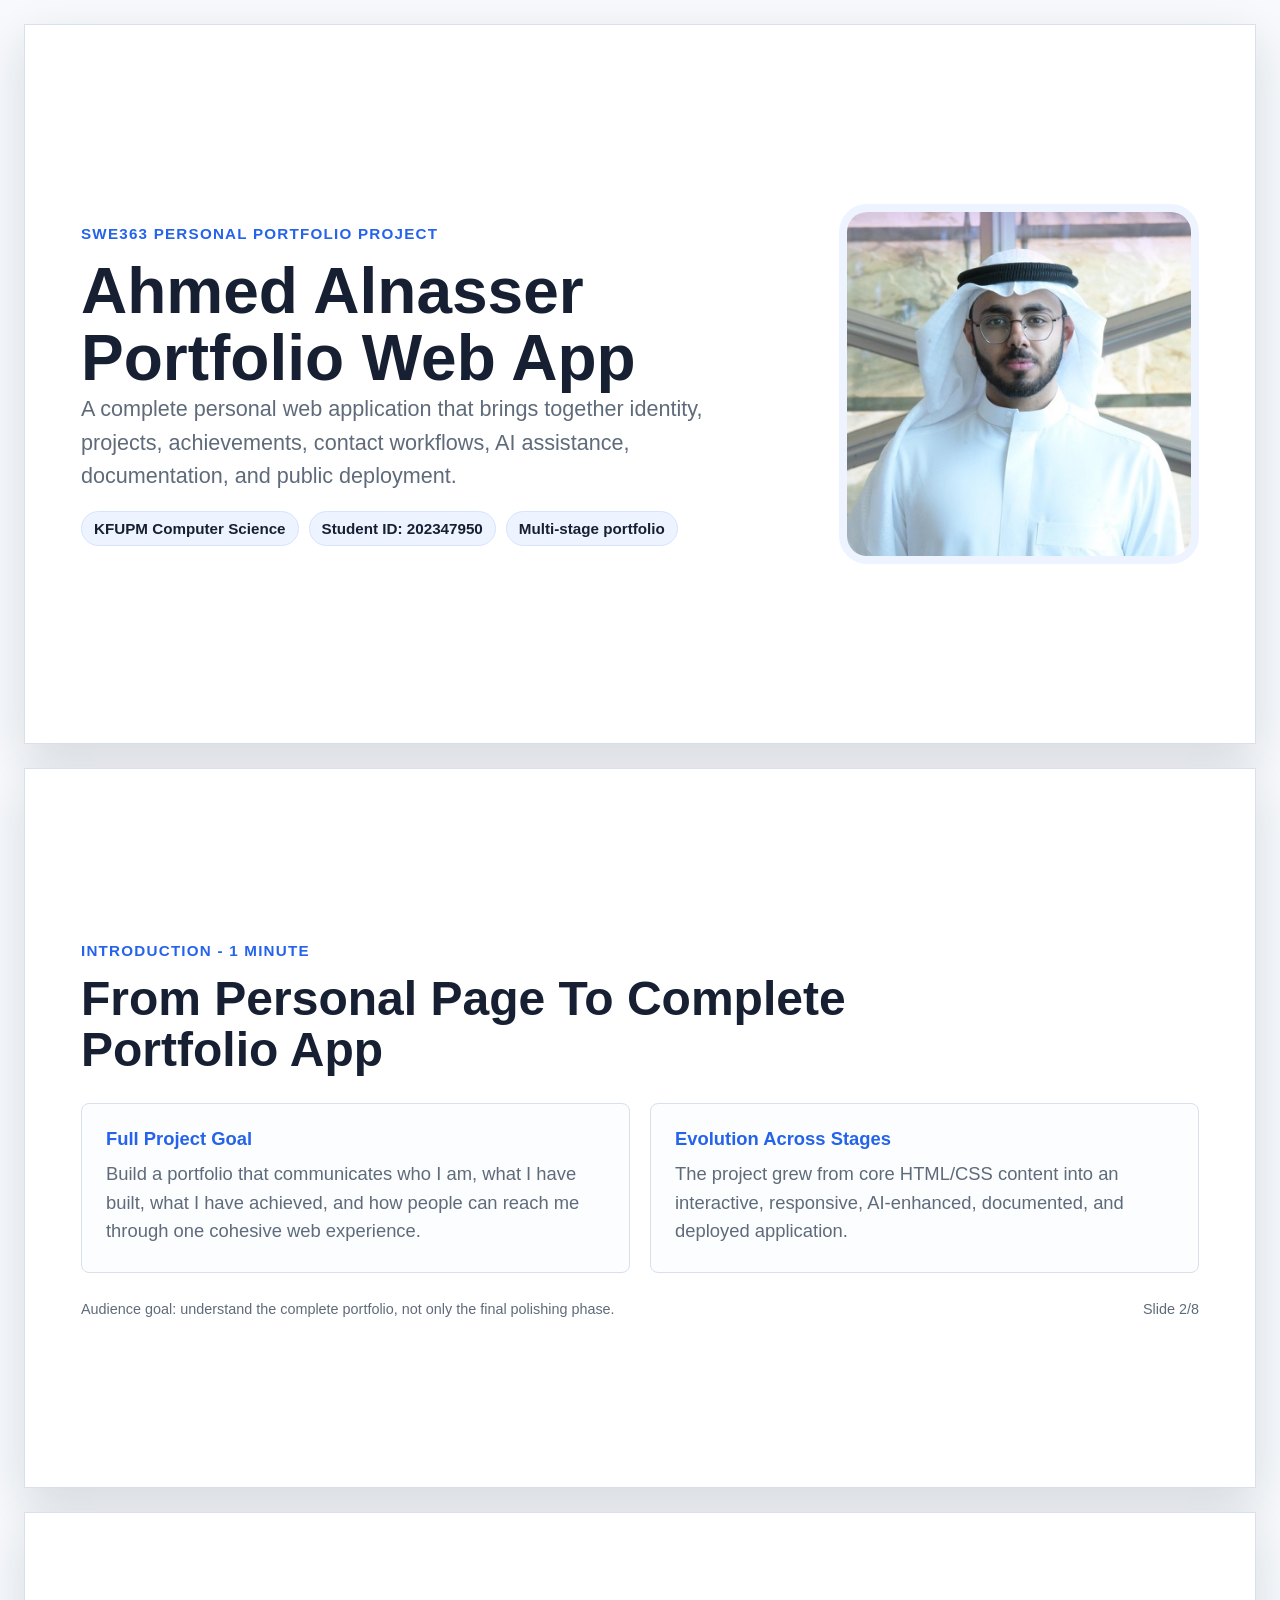
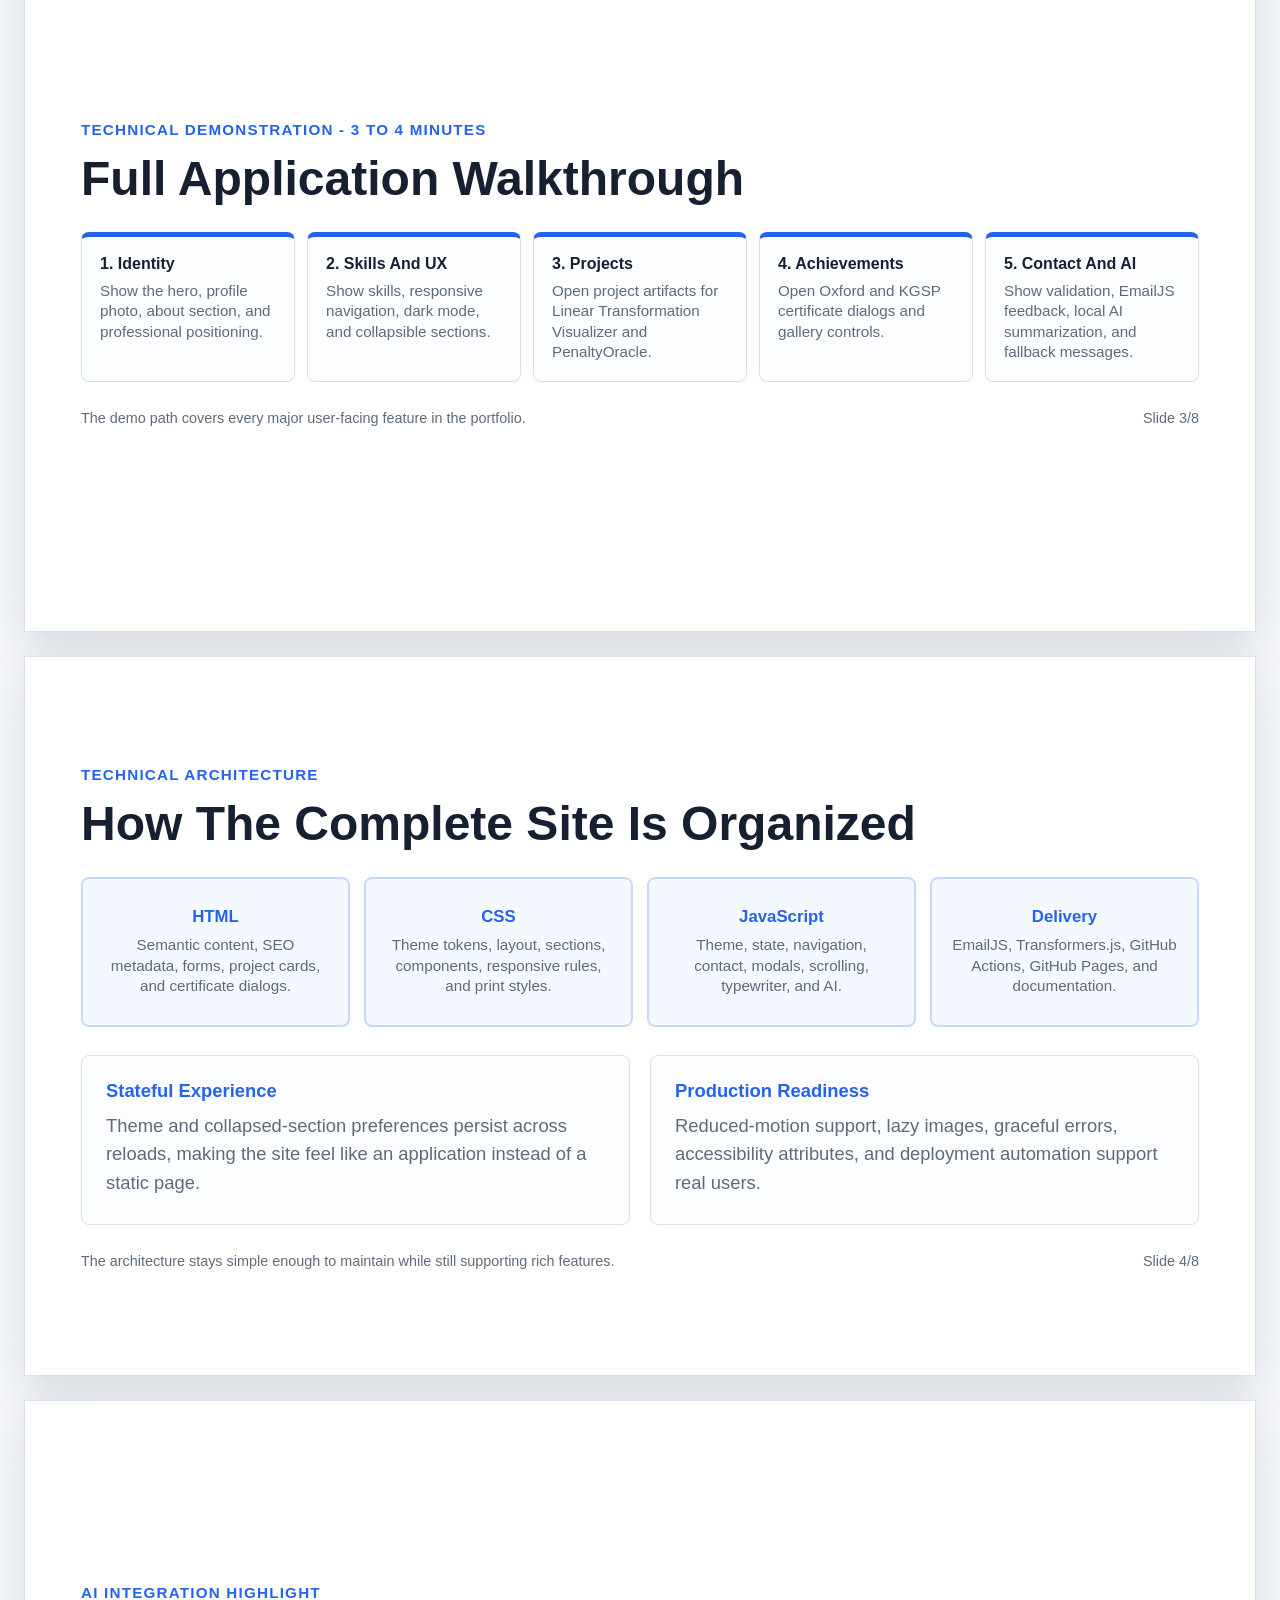
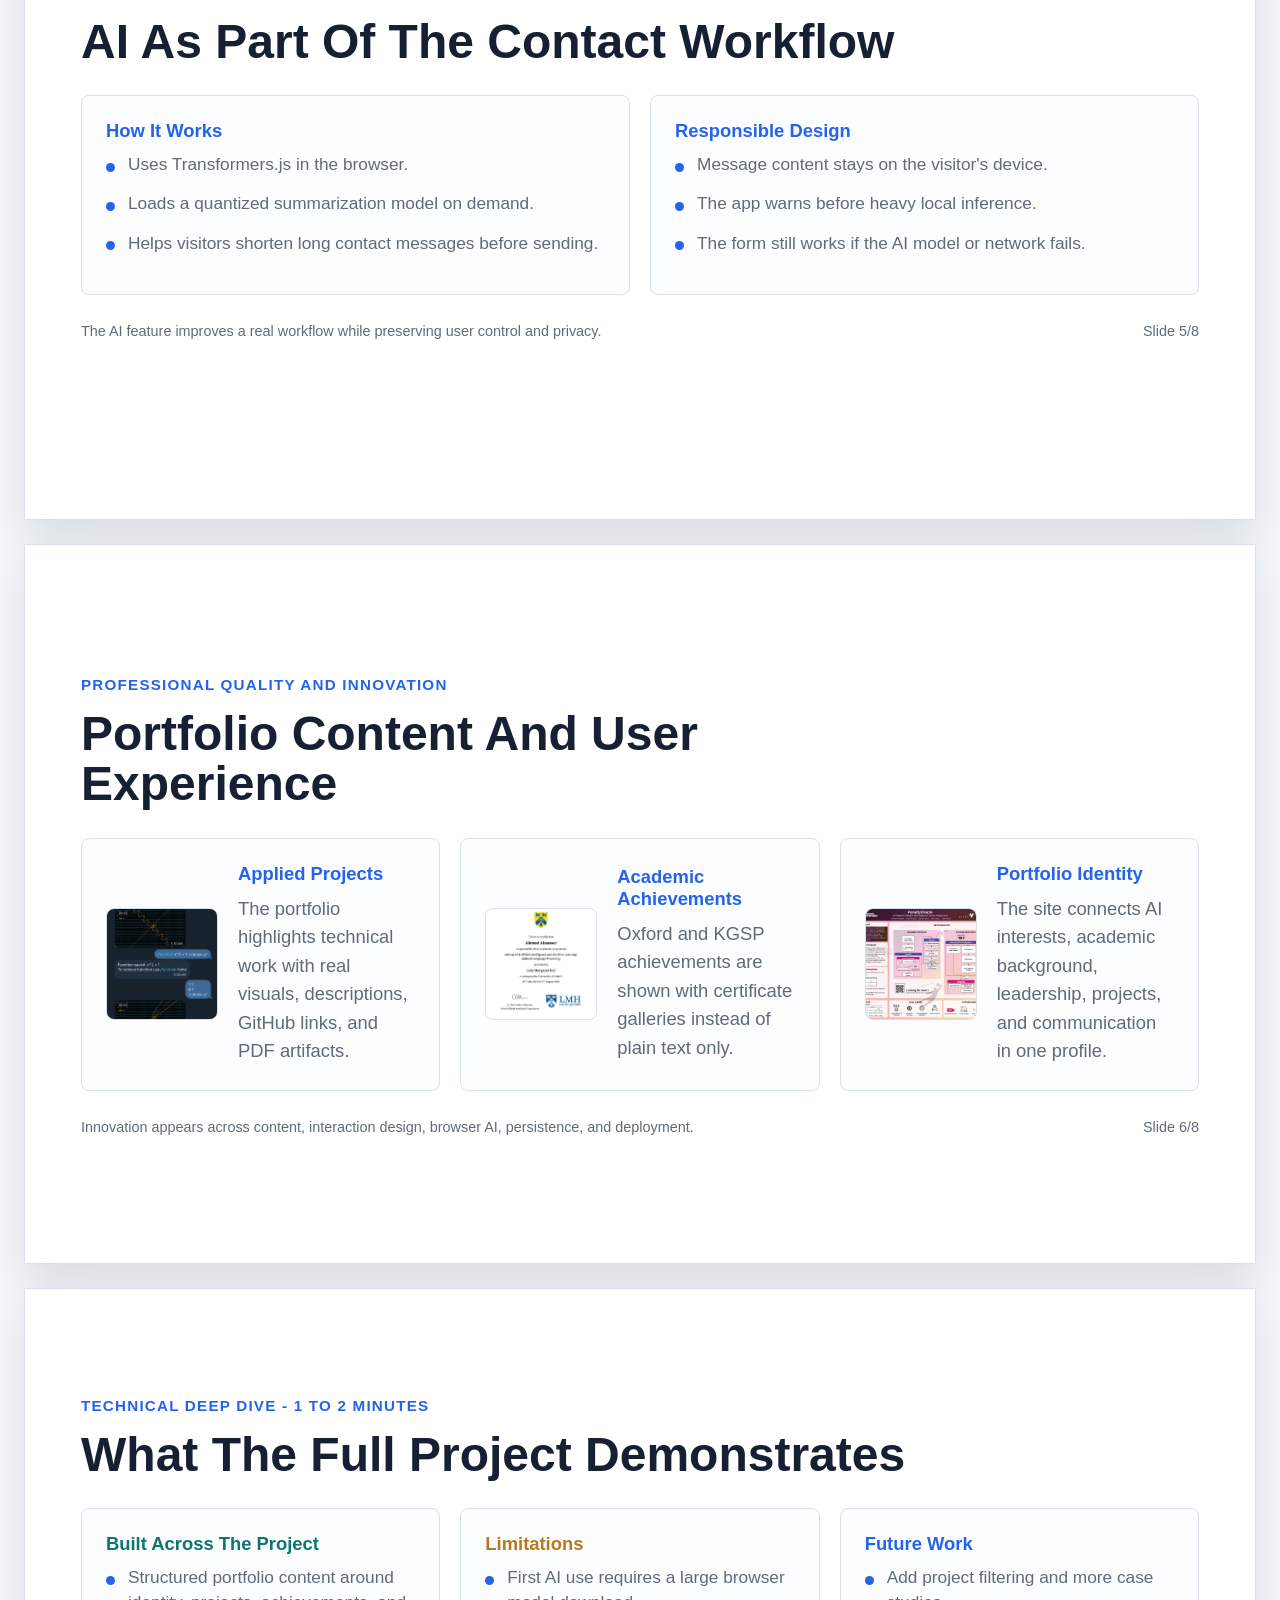
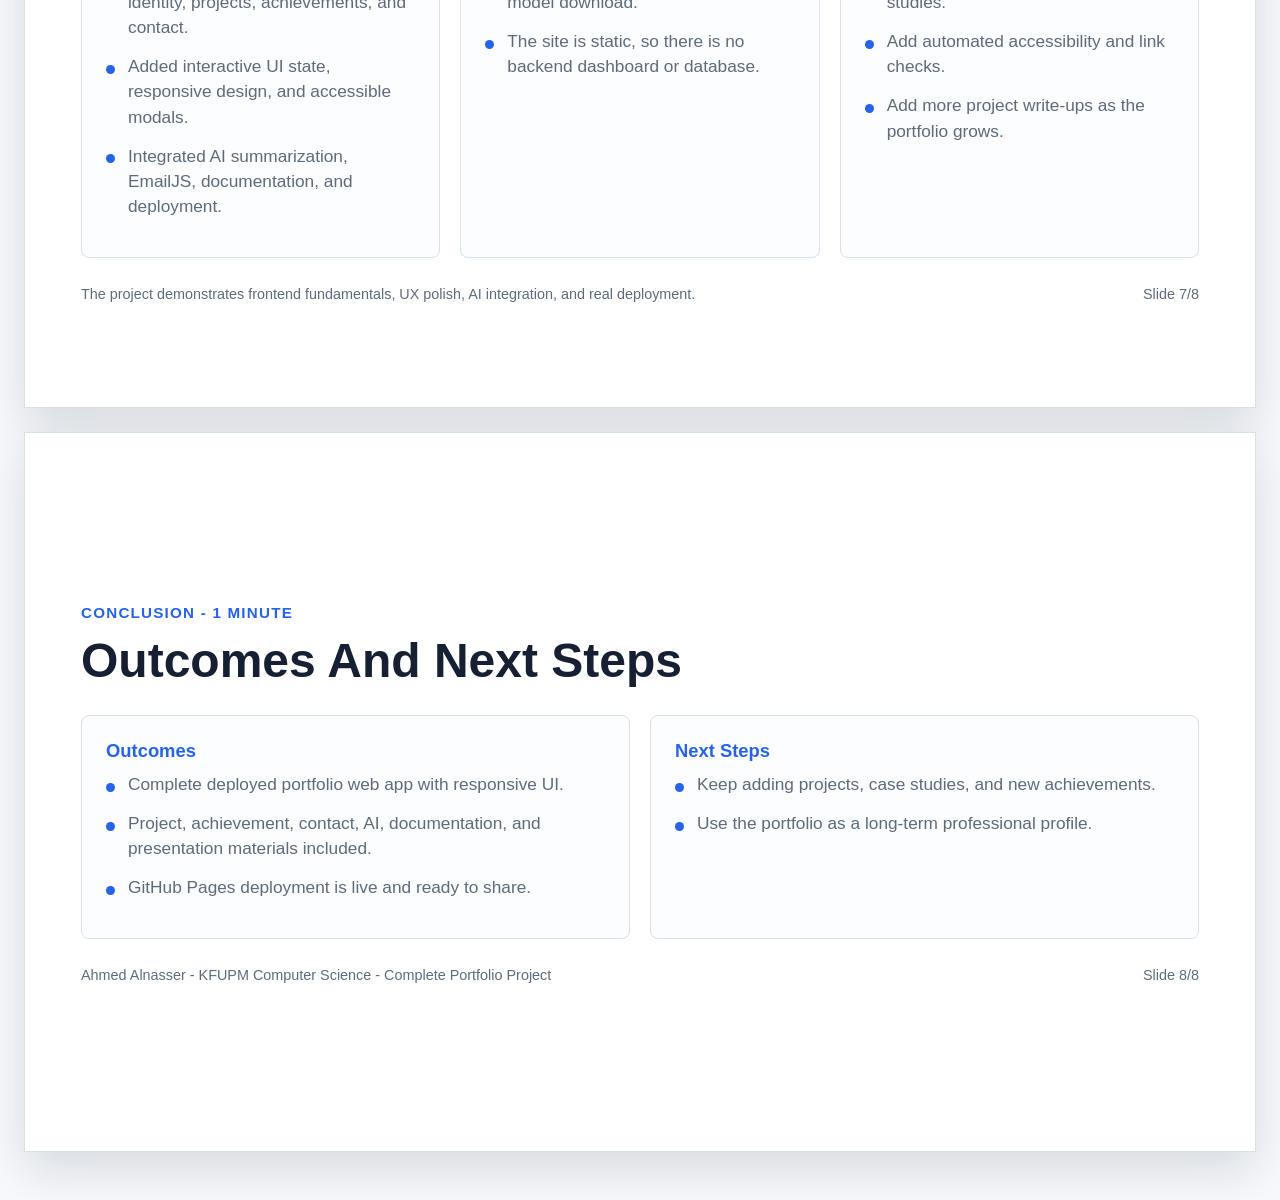
<file: presentation/slides.html>
<!DOCTYPE html>
<html lang="en">
<head>
    <meta charset="UTF-8">
    <meta name="viewport" content="width=device-width, initial-scale=1.0">
    <title>Ahmed Alnasser - Complete Portfolio Presentation</title>
    <style>
        :root {
            --ink: #172033;
            --muted: #5f6b7a;
            --paper: #f7f9fc;
            --panel: #ffffff;
            --blue: #2563eb;
            --green: #0f766e;
            --gold: #b7791f;
            --line: #d8e0eb;
            --shadow: 0 18px 45px rgba(23, 32, 51, 0.14);
            font-family: "Segoe UI", Arial, sans-serif;
        }

        * {
            box-sizing: border-box;
        }

        body {
            margin: 0;
            background: var(--paper);
            color: var(--ink);
        }

        .deck {
            width: min(100%, 1280px);
            margin: 0 auto;
            padding: 24px;
        }

        .slide {
            min-height: 720px;
            margin: 0 0 24px;
            padding: 56px;
            display: grid;
            align-content: center;
            gap: 28px;
            background: var(--panel);
            border: 1px solid var(--line);
            box-shadow: var(--shadow);
            page-break-after: always;
            break-after: page;
        }

        .slide:last-child {
            page-break-after: auto;
            break-after: auto;
        }

        .hero {
            grid-template-columns: 1.2fr 0.8fr;
            align-items: center;
        }

        .eyebrow {
            margin: 0 0 12px;
            color: var(--blue);
            font-size: 0.95rem;
            font-weight: 700;
            letter-spacing: 0.08em;
            text-transform: uppercase;
        }

        h1,
        h2 {
            margin: 0;
            line-height: 1.05;
        }

        h1 {
            font-size: 4rem;
        }

        h2 {
            max-width: 880px;
            font-size: 3rem;
        }

        h3 {
            margin: 0 0 10px;
            color: var(--blue);
            font-size: 1.15rem;
        }

        p {
            margin: 0;
            color: var(--muted);
            font-size: 1.15rem;
            line-height: 1.55;
        }

        ul {
            margin: 0;
            padding: 0;
            list-style: none;
        }

        li {
            position: relative;
            margin: 0 0 14px;
            padding-left: 22px;
            color: var(--muted);
            font-size: 1.08rem;
            line-height: 1.45;
        }

        li::before {
            content: "";
            position: absolute;
            top: 0.62em;
            left: 0;
            width: 9px;
            height: 9px;
            border-radius: 50%;
            background: var(--blue);
        }

        .subtitle {
            max-width: 780px;
            font-size: 1.35rem;
        }

        .meta {
            display: flex;
            flex-wrap: wrap;
            gap: 10px;
            margin-top: 18px;
        }

        .chip {
            padding: 8px 12px;
            color: var(--ink);
            background: #eef4ff;
            border: 1px solid #d6e4ff;
            border-radius: 999px;
            font-size: 0.95rem;
            font-weight: 700;
        }

        .portrait {
            width: min(100%, 360px);
            aspect-ratio: 1;
            object-fit: cover;
            border-radius: 28px;
            border: 8px solid #eef4ff;
            justify-self: end;
        }

        .grid {
            display: grid;
            grid-template-columns: repeat(2, minmax(0, 1fr));
            gap: 20px;
        }

        .grid.three {
            grid-template-columns: repeat(3, minmax(0, 1fr));
        }

        .card {
            min-height: 170px;
            padding: 24px;
            border: 1px solid var(--line);
            border-radius: 8px;
            background: #fbfdff;
        }

        .feature-card {
            display: grid;
            grid-template-columns: 112px 1fr;
            gap: 20px;
            align-items: center;
        }

        .feature-card img {
            width: 112px;
            height: 112px;
            border-radius: 8px;
            object-fit: cover;
            border: 1px solid var(--line);
        }

        .diagram {
            display: grid;
            grid-template-columns: repeat(4, minmax(0, 1fr));
            gap: 14px;
            align-items: stretch;
        }

        .node {
            min-height: 150px;
            padding: 20px;
            display: grid;
            align-content: center;
            text-align: center;
            border: 2px solid #c9d8f6;
            border-radius: 8px;
            background: #f4f8ff;
        }

        .node strong {
            display: block;
            margin-bottom: 8px;
            color: var(--blue);
            font-size: 1.05rem;
        }

        .node span {
            color: var(--muted);
            font-size: 0.95rem;
            line-height: 1.35;
        }

        .timeline {
            display: grid;
            grid-template-columns: repeat(5, minmax(0, 1fr));
            gap: 12px;
        }

        .step {
            padding: 18px;
            border-top: 5px solid var(--blue);
            background: #fbfdff;
            border-radius: 8px;
            border-left: 1px solid var(--line);
            border-right: 1px solid var(--line);
            border-bottom: 1px solid var(--line);
        }

        .step strong {
            display: block;
            margin-bottom: 8px;
            color: var(--ink);
        }

        .step span {
            color: var(--muted);
            font-size: 0.95rem;
            line-height: 1.35;
        }

        .accent-green {
            color: var(--green);
        }

        .accent-gold {
            color: var(--gold);
        }

        .footer {
            align-self: end;
            display: flex;
            justify-content: space-between;
            gap: 24px;
            color: var(--muted);
            font-size: 0.9rem;
        }

        @media (max-width: 900px) {
            .deck {
                padding: 12px;
            }

            .slide,
            .hero,
            .grid,
            .grid.three,
            .diagram,
            .timeline {
                grid-template-columns: 1fr;
            }

            .slide {
                min-height: auto;
                padding: 32px;
            }

            h1 {
                font-size: 2.7rem;
            }

            h2 {
                font-size: 2.1rem;
            }

            .portrait {
                justify-self: start;
            }
        }

        @media print {
            @page {
                size: 16in 9in;
                margin: 0;
            }

            body {
                background: #fff;
            }

            .deck {
                width: 100%;
                padding: 0;
            }

            .slide {
                width: 16in;
                height: 9in;
                min-height: 9in;
                margin: 0;
                padding: 0.55in;
                gap: 0.22in;
                overflow: hidden;
                box-shadow: none;
                border: 0;
            }

            h1 {
                font-size: 3.45rem;
            }

            h2 {
                font-size: 2.45rem;
            }

            h3 {
                font-size: 1rem;
                margin-bottom: 6px;
            }

            p {
                font-size: 1rem;
                line-height: 1.42;
            }

            li {
                margin-bottom: 8px;
                font-size: 0.92rem;
                line-height: 1.32;
            }

            .subtitle {
                font-size: 1.12rem;
            }

            .portrait {
                width: 3.1in;
                border-radius: 18px;
                border-width: 6px;
            }

            .grid,
            .grid.three {
                gap: 0.18in;
            }

            .card {
                min-height: auto;
                padding: 0.2in;
            }

            .feature-card {
                grid-template-columns: 0.9in 1fr;
                gap: 0.16in;
            }

            .feature-card img {
                width: 0.9in;
                height: 0.9in;
            }

            .node {
                min-height: 1.32in;
                padding: 0.16in;
            }

            .step {
                padding: 0.16in;
            }
        }
    </style>
</head>
<body>
    <main class="deck">
        <section class="slide hero">
            <div>
                <p class="eyebrow">SWE363 Personal Portfolio Project</p>
                <h1>Ahmed Alnasser Portfolio Web App</h1>
                <p class="subtitle">A complete personal web application that brings together identity, projects, achievements, contact workflows, AI assistance, documentation, and public deployment.</p>
                <div class="meta">
                    <span class="chip">KFUPM Computer Science</span>
                    <span class="chip">Student ID: 202347950</span>
                    <span class="chip">Multi-stage portfolio</span>
                </div>
            </div>
            <img class="portrait" src="../assets/images/Personal_Image.jpg" alt="Ahmed Alnasser profile photo">
        </section>

        <section class="slide">
            <div>
                <p class="eyebrow">Introduction - 1 minute</p>
                <h2>From Personal Page To Complete Portfolio App</h2>
            </div>
            <div class="grid">
                <article class="card">
                    <h3>Full Project Goal</h3>
                    <p>Build a portfolio that communicates who I am, what I have built, what I have achieved, and how people can reach me through one cohesive web experience.</p>
                </article>
                <article class="card">
                    <h3>Evolution Across Stages</h3>
                    <p>The project grew from core HTML/CSS content into an interactive, responsive, AI-enhanced, documented, and deployed application.</p>
                </article>
            </div>
            <div class="footer">
                <span>Audience goal: understand the complete portfolio, not only the final polishing phase.</span>
                <span>Slide 2/8</span>
            </div>
        </section>

        <section class="slide">
            <div>
                <p class="eyebrow">Technical Demonstration - 3 to 4 minutes</p>
                <h2>Full Application Walkthrough</h2>
            </div>
            <div class="timeline">
                <div class="step">
                    <strong>1. Identity</strong>
                    <span>Show the hero, profile photo, about section, and professional positioning.</span>
                </div>
                <div class="step">
                    <strong>2. Skills And UX</strong>
                    <span>Show skills, responsive navigation, dark mode, and collapsible sections.</span>
                </div>
                <div class="step">
                    <strong>3. Projects</strong>
                    <span>Open project artifacts for Linear Transformation Visualizer and PenaltyOracle.</span>
                </div>
                <div class="step">
                    <strong>4. Achievements</strong>
                    <span>Open Oxford and KGSP certificate dialogs and gallery controls.</span>
                </div>
                <div class="step">
                    <strong>5. Contact And AI</strong>
                    <span>Show validation, EmailJS feedback, local AI summarization, and fallback messages.</span>
                </div>
            </div>
            <div class="footer">
                <span>The demo path covers every major user-facing feature in the portfolio.</span>
                <span>Slide 3/8</span>
            </div>
        </section>

        <section class="slide">
            <div>
                <p class="eyebrow">Technical Architecture</p>
                <h2>How The Complete Site Is Organized</h2>
            </div>
            <div class="diagram">
                <div class="node">
                    <strong>HTML</strong>
                    <span>Semantic content, SEO metadata, forms, project cards, and certificate dialogs.</span>
                </div>
                <div class="node">
                    <strong>CSS</strong>
                    <span>Theme tokens, layout, sections, components, responsive rules, and print styles.</span>
                </div>
                <div class="node">
                    <strong>JavaScript</strong>
                    <span>Theme, state, navigation, contact, modals, scrolling, typewriter, and AI.</span>
                </div>
                <div class="node">
                    <strong>Delivery</strong>
                    <span>EmailJS, Transformers.js, GitHub Actions, GitHub Pages, and documentation.</span>
                </div>
            </div>
            <div class="grid">
                <article class="card">
                    <h3>Stateful Experience</h3>
                    <p>Theme and collapsed-section preferences persist across reloads, making the site feel like an application instead of a static page.</p>
                </article>
                <article class="card">
                    <h3>Production Readiness</h3>
                    <p>Reduced-motion support, lazy images, graceful errors, accessibility attributes, and deployment automation support real users.</p>
                </article>
            </div>
            <div class="footer">
                <span>The architecture stays simple enough to maintain while still supporting rich features.</span>
                <span>Slide 4/8</span>
            </div>
        </section>

        <section class="slide">
            <div>
                <p class="eyebrow">AI Integration Highlight</p>
                <h2>AI As Part Of The Contact Workflow</h2>
            </div>
            <div class="grid">
                <article class="card">
                    <h3>How It Works</h3>
                    <ul>
                        <li>Uses Transformers.js in the browser.</li>
                        <li>Loads a quantized summarization model on demand.</li>
                        <li>Helps visitors shorten long contact messages before sending.</li>
                    </ul>
                </article>
                <article class="card">
                    <h3>Responsible Design</h3>
                    <ul>
                        <li>Message content stays on the visitor's device.</li>
                        <li>The app warns before heavy local inference.</li>
                        <li>The form still works if the AI model or network fails.</li>
                    </ul>
                </article>
            </div>
            <div class="footer">
                <span>The AI feature improves a real workflow while preserving user control and privacy.</span>
                <span>Slide 5/8</span>
            </div>
        </section>

        <section class="slide">
            <div>
                <p class="eyebrow">Professional Quality And Innovation</p>
                <h2>Portfolio Content And User Experience</h2>
            </div>
            <div class="grid three">
                <article class="feature-card card">
                    <img src="../assets/images/LinearTransform.png" alt="Linear Transformation Visualizer screenshot">
                    <div>
                        <h3>Applied Projects</h3>
                        <p>The portfolio highlights technical work with real visuals, descriptions, GitHub links, and PDF artifacts.</p>
                    </div>
                </article>
                <article class="feature-card card">
                    <img src="../assets/images/Oxford1.jpeg" alt="Oxford certificate preview">
                    <div>
                        <h3>Academic Achievements</h3>
                        <p>Oxford and KGSP achievements are shown with certificate galleries instead of plain text only.</p>
                    </div>
                </article>
                <article class="feature-card card">
                    <img src="../assets/images/PenaltyOracle.jpg" alt="PenaltyOracle project preview">
                    <div>
                        <h3>Portfolio Identity</h3>
                        <p>The site connects AI interests, academic background, leadership, projects, and communication in one profile.</p>
                    </div>
                </article>
            </div>
            <div class="footer">
                <span>Innovation appears across content, interaction design, browser AI, persistence, and deployment.</span>
                <span>Slide 6/8</span>
            </div>
        </section>

        <section class="slide">
            <div>
                <p class="eyebrow">Technical Deep Dive - 1 to 2 minutes</p>
                <h2>What The Full Project Demonstrates</h2>
            </div>
            <div class="grid three">
                <article class="card">
                    <h3 class="accent-green">Built Across The Project</h3>
                    <ul>
                        <li>Structured portfolio content around identity, projects, achievements, and contact.</li>
                        <li>Added interactive UI state, responsive design, and accessible modals.</li>
                        <li>Integrated AI summarization, EmailJS, documentation, and deployment.</li>
                    </ul>
                </article>
                <article class="card">
                    <h3 class="accent-gold">Limitations</h3>
                    <ul>
                        <li>First AI use requires a large browser model download.</li>
                        <li>The site is static, so there is no backend dashboard or database.</li>
                    </ul>
                </article>
                <article class="card">
                    <h3>Future Work</h3>
                    <ul>
                        <li>Add project filtering and more case studies.</li>
                        <li>Add automated accessibility and link checks.</li>
                        <li>Add more project write-ups as the portfolio grows.</li>
                    </ul>
                </article>
            </div>
            <div class="footer">
                <span>The project demonstrates frontend fundamentals, UX polish, AI integration, and real deployment.</span>
                <span>Slide 7/8</span>
            </div>
        </section>

        <section class="slide">
            <div>
                <p class="eyebrow">Conclusion - 1 minute</p>
                <h2>Outcomes And Next Steps</h2>
            </div>
            <div class="grid">
                <article class="card">
                    <h3>Outcomes</h3>
                    <ul>
                        <li>Complete deployed portfolio web app with responsive UI.</li>
                        <li>Project, achievement, contact, AI, documentation, and presentation materials included.</li>
                        <li>GitHub Pages deployment is live and ready to share.</li>
                    </ul>
                </article>
                <article class="card">
                    <h3>Next Steps</h3>
                    <ul>
                        <li>Keep adding projects, case studies, and new achievements.</li>
                        <li>Use the portfolio as a long-term professional profile.</li>
                    </ul>
                </article>
            </div>
            <div class="footer">
                <span>Ahmed Alnasser - KFUPM Computer Science - Complete Portfolio Project</span>
                <span>Slide 8/8</span>
            </div>
        </section>
    </main>
</body>
</html>
</file>
